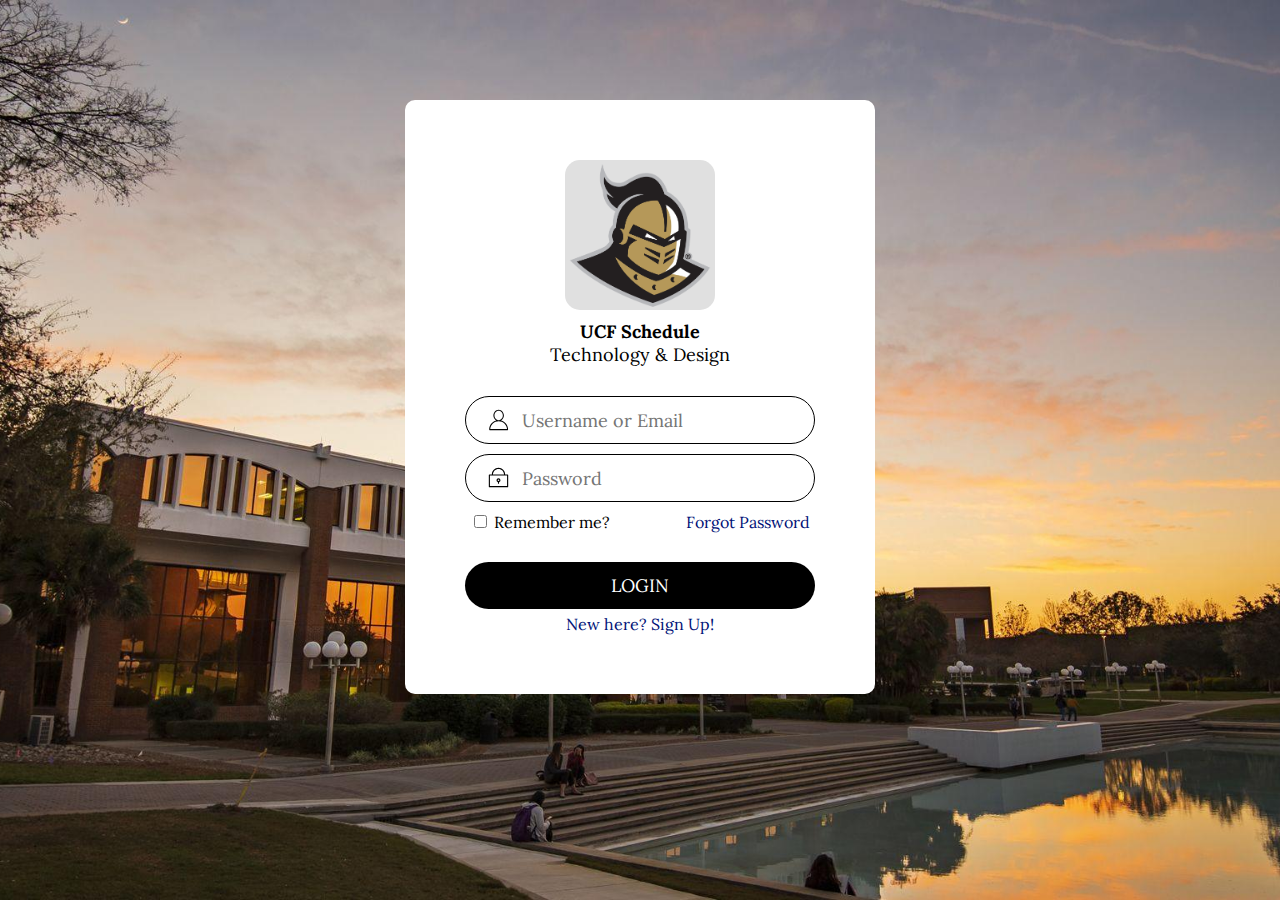
<file: index.html>
<html>
    <head>

        <link rel="preconnect" href="https://fonts.googleapis.com">
        <link rel="preconnect" href="https://fonts.gstatic.com" crossorigin>
        <link href="https://fonts.googleapis.com/css2?family=Lora:ital,wght@0,400..700;1,400..700&display=swap" rel="stylesheet">

        <link rel="stylesheet" href="style.css">
        <script type="text/javascript" src="Js/Code.js"></script>

    </head>
    <body>

        <div class="login-div">
            <div class="logo">
                <img src="Assets/aa89cd043b72209dd43c108c1d66afff.png" alt="knightslogo" width="" height="150"/>
            </div>

            <div class="title">UCF Schedule</div>
            <div class="subtitle">Technology & Design</div>

            <div class="form">

                <div class="username">
                    
                    <!--icon-->
                    <svg class="svg-icon" viewBox="0 0 20 20">
                        <path d="M12.075,10.812c1.358-0.853,2.242-2.507,2.242-4.037c0-2.181-1.795-4.618-4.198-4.618S5.921,4.594,5.921,6.775c0,1.53,0.884,3.185,2.242,4.037c-3.222,0.865-5.6,3.807-5.6,7.298c0,0.23,0.189,0.42,0.42,0.42h14.273c0.23,0,0.42-0.189,0.42-0.42C17.676,14.619,15.297,11.677,12.075,10.812 M6.761,6.775c0-2.162,1.773-3.778,3.358-3.778s3.359,1.616,3.359,3.778c0,2.162-1.774,3.778-3.359,3.778S6.761,8.937,6.761,6.775 M3.415,17.69c0.218-3.51,3.142-6.297,6.704-6.297c3.562,0,6.486,2.787,6.705,6.297H3.415z"></path>
                    </svg>

                    <input type="text" id="username" placeholder="Username or Email">
                </div>

                <div class="password">
                    
                    <!--icon-->
                    <svg class="svg-icon" viewBox="0 0 20 20">
                        <path d="M17.308,7.564h-1.993c0-2.929-2.385-5.314-5.314-5.314S4.686,4.635,4.686,7.564H2.693c-0.244,0-0.443,0.2-0.443,0.443v9.3c0,0.243,0.199,0.442,0.443,0.442h14.615c0.243,0,0.442-0.199,0.442-0.442v-9.3C17.75,7.764,17.551,7.564,17.308,7.564 M10,3.136c2.442,0,4.43,1.986,4.43,4.428H5.571C5.571,5.122,7.558,3.136,10,3.136 M16.865,16.864H3.136V8.45h13.729V16.864z M10,10.664c-0.854,0-1.55,0.696-1.55,1.551c0,0.699,0.467,1.292,1.107,1.485v0.95c0,0.243,0.2,0.442,0.443,0.442s0.443-0.199,0.443-0.442V13.7c0.64-0.193,1.106-0.786,1.106-1.485C11.55,11.36,10.854,10.664,10,10.664 M10,12.878c-0.366,0-0.664-0.298-0.664-0.663c0-0.366,0.298-0.665,0.664-0.665c0.365,0,0.664,0.299,0.664,0.665C10.664,12.58,10.365,12.878,10,12.878"></path>
                    </svg>

                    <input type="password" id="password" placeholder="Password">
                </div>

                <div class="options">
                    <div class="remember-me">
                        <input id="remember-me" type="checkbox">
                        <label for="remember-me">Remember me?</label>
                    </div>

                    <div class="forgot-password">
                        <a href="#">Forgot Password</a>

                    </div>

                </div>

                <button class="signinbtn" onclick="doLogin();">LOGIN</button>
                <div class="signup">
                    <a href="signup.html">New here? Sign Up!</a>
                </div>

            </div>

        </div>

    </body>
</html>
</file>
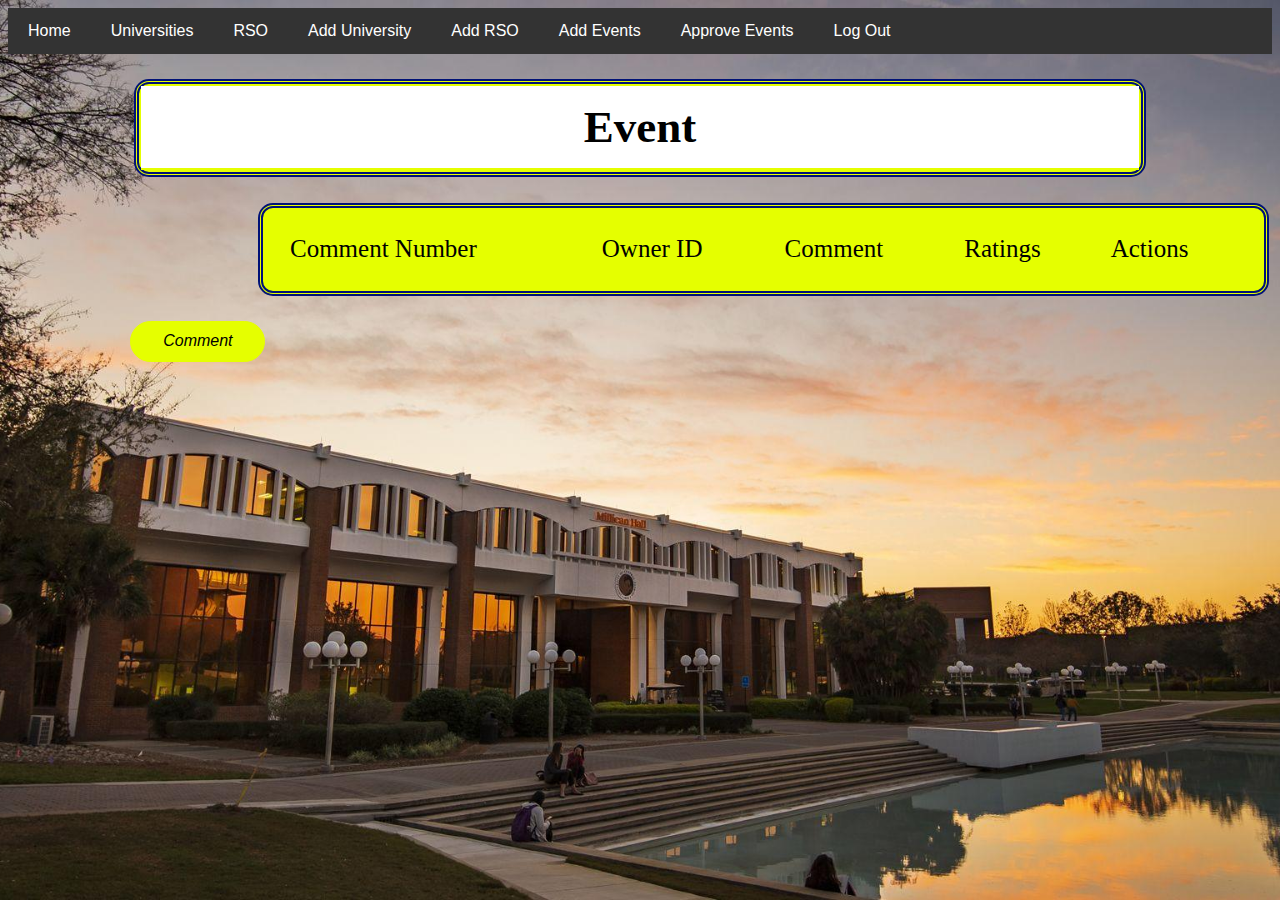
<file: eventView.html>
<html>
    <head>

        <style>
            .eventTable2 {
                width: 80%;
                margin-left: 250px;
                margin-right: 250px;
                background-color: rgb(229, 255, 0);
                border: rgb(0, 18, 119) 5px double;
                border-radius: 15px;
                font-size: 25px; /* Adjust the font size as needed */
                padding: 15px;
                
            }
            
            .eventTable2 th {
                text-align: center;
                font-size: 25px; /* Adjust the font size as needed */
                padding: 15px;
                background-color: white;
                width: 100%;
                border-bottom: solid rgb(229, 255, 0) 2px;
            }
            
            .eventTable2 td {
                border-bottom: solid rgb(229, 255, 0) 1px;
                text-align: left;
                padding: 10px;
                font-size: 25px; /* Adjust the font size as needed */
            }
             /* Add some basic styling to the navigation bar */
        .navbar {
            overflow: hidden;
            background-color: #333; /* Dark background color */
            font-family: Arial, sans-serif; /* Use a nice font */
        }

        .navbar a {
            float: left; /* Align links to the left side */
            display: block; /* Make links behave like block elements */
            color: white; /* White text color */
            text-align: center; /* Center the text inside links */
            padding: 14px 20px; /* Add some padding for a nice touch */
            text-decoration: none; /* No underline on links */
        }

        .navbar a:hover {
            background-color: #ddd; /* Change background on hover */
            color: black; /* Change text color on hover */
        }
        .eventTable {
            width: 100%;
            background-color: rgb(229, 255, 0);
            border: rgb(0, 18, 119) 5px double;
            border-radius: 15px;
            
        }
        
        .eventTable th {
            text-align: center;
            font-size: 5vh;
            padding: 15px;
            background-color: rgb(226, 253, 151);
            width: 100%;
            border-bottom: solid rgb(229, 255, 0) 2px;
        }
        
        .eventTable td {
            border-bottom: solid rgb(0, 0, 0) 1px;
            text-align: left;
            padding: 10px;
            font-size: 15px;
        }
        #tbodyevent
        {
            text-align: center;
            font-size: 5vh;
            padding: 15px;
            background-color: rgba(142, 170, 15, 0.705);
            width: 100%;
            border-bottom: solid rgb(229, 255, 0) 2px;
        }
        
        </style>
        <link rel="preconnect" href="https://fonts.googleapis.com">
        <link rel="preconnect" href="https://fonts.gstatic.com" crossorigin>
        <link
            href="https://fonts.googleapis.com/css2?family=Lora:ital,wght@0,400..700;1,400..700&display=swap"
            rel="stylesheet">
        <link rel="stylesheet" href="style2.css">
        <script type="text/javascript" src="Js/Code.js"></script>
        <script type="text/javascript">
            document.addEventListener('DOMContentLoaded', function () 
            {
                readCookie();
                Eventpage();
                Comments();
            }
            , false);
        </script>
    </head>
    <body>
        <!-- Change Page title depending on the event name!-->
        <title id="pageTitle">UCF Scheduler - </title>

        <nav class="navbar">
            <a href="/dsplamp/homepage.html">Home</a>
            <a href="/dsplamp/unipage.html">Universities</a>
            <a href="/dsplamp/rsopage.html">RSO</a>
            <a onclick="gotoUni();">Add University</a>
            <a onclick="gotoRso();">Add RSO</a>
            <a href="/dsplamp/AddEvent.html">Add Events</a>
            <a onclick="gotoApprove();">Approve Events</a>
            <a href="/dsplamp/index.html">Log Out</a>
        </nav>
        <div class="event">
            <table class="eventTable">
                <tr>
                    <th id="eventName">Event</th>
                </tr>
                <tbody id = "tbodyevent">
                    <!-- Rows will be added dynamically here -->
                </tbody>
            </table>
        </div>

        <!-- Comment Section-->

        <table class="eventTable2">
            <tr>
                <td>
                    Comment Number
                </td>
                <td>
                    Owner ID
                </td>
                <td>
                    Comment
                </td>
                <td>
                    Ratings
                </td>
                <td>
                    Actions
                </td>
            </tr>
            <tbody id = "comments">
                <!-- Rows will be added dynamically here -->
            </tbody>
        </table>

        <!-- Comment Section-->

        <div class="eventComments">

            <button id="addCommentButton"
                onclick="onAddComment()">Comment</button>

            <div id="addAComment">
                <div id="addCommentBox" class="addCommentBox">
                    <form id="addCommentForm">
                        <label>Rating</label>
                        <input required id="ratingInput" type="number" min="1" max="5">
                        <br>
                        <label>Comment</label>
                        <br>
                        <textarea required id="commentInput" type="text"
                            maxlength="250" placeholder="Comment"></textarea>

                        <button id="submitComment" type="submit"
                            onclick="addComment()">Add
                            Comment</button>
                    </form>
                </div>
            </div>
        </div>

        <div id="comments">

        </div>

    </body>
</html>

<script>

    function onAddComment(){
        let addComment =  document.getElementById("addAComment");
        let addButton = document.getElementById("addCommentButton");

        if(addComment.style.display = 'none'){
            addComment.style.display = 'block';
            addButton.style.display = 'none';
        }
        else{
            addComment.style.display = 'none';
            addButton.style.display = 'block';
        }
        return;
    }
</script>
</file>
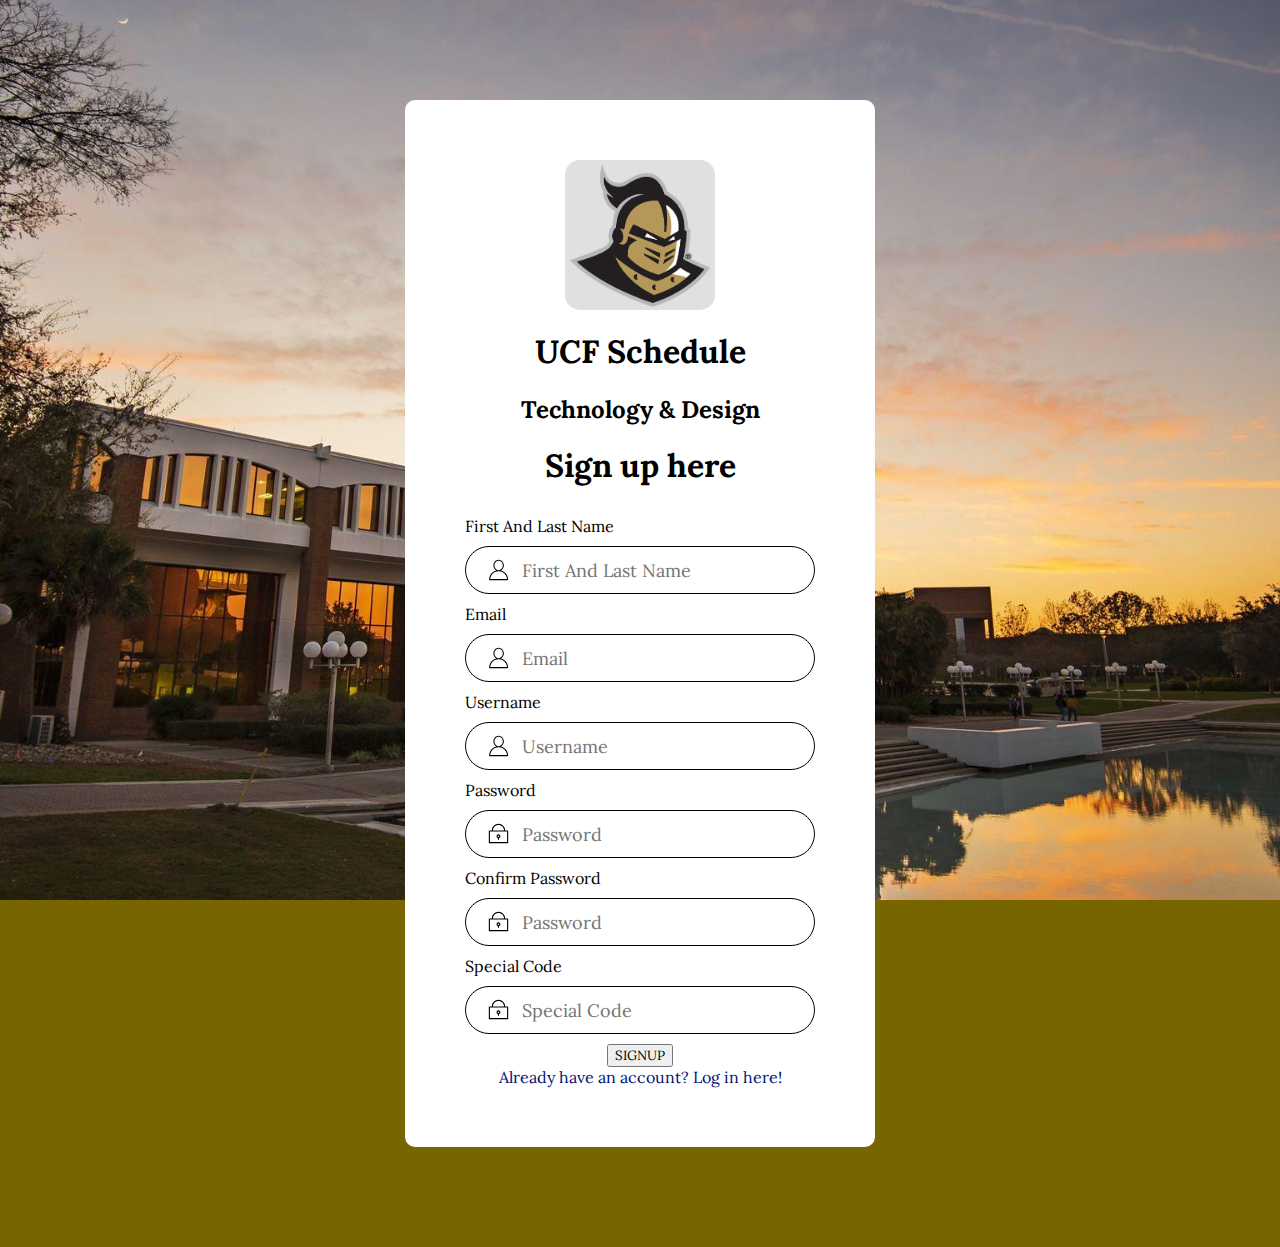
<file: signup.html>
<html>
    <head>

        <link rel="preconnect" href="https://fonts.googleapis.com">
        <link rel="preconnect" href="https://fonts.gstatic.com" crossorigin>
        <link
            href="https://fonts.googleapis.com/css2?family=Lora:ital,wght@0,400..700;1,400..700&display=swap"
            rel="stylesheet">

        <link rel="stylesheet" href="style.css">
        <script type="text/javascript" src="Js/Code.js"></script>
        <style>
            .signupButton {
                display: block;
                margin: 0 auto;
            }
        </style>

        <title>UCF Schedule - Sign up</title>

    </head>
    <body>

        <div class="login-div">
            <div class="logo">
                <img src="Assets/aa89cd043b72209dd43c108c1d66afff.png"
                    alt="knightslogo" width height="150" />
            </div>

            <h1 style = "text-align: center;">UCF Schedule</h1>
            <h2 style = "text-align: center">Technology & Design</h2>
            <h1 style = "text-align: center; margin-top: 4%;">Sign up here</h1>

            <div class="form">

                <div>

                    <label>First And Last Name</label>
                    <span class="username">
                        <!--icon-->
                        <svg class="svg-icon" viewBox="0 0 20 20">
                            <path
                                d="M12.075,10.812c1.358-0.853,2.242-2.507,2.242-4.037c0-2.181-1.795-4.618-4.198-4.618S5.921,4.594,5.921,6.775c0,1.53,0.884,3.185,2.242,4.037c-3.222,0.865-5.6,3.807-5.6,7.298c0,0.23,0.189,0.42,0.42,0.42h14.273c0.23,0,0.42-0.189,0.42-0.42C17.676,14.619,15.297,11.677,12.075,10.812 M6.761,6.775c0-2.162,1.773-3.778,3.358-3.778s3.359,1.616,3.359,3.778c0,2.162-1.774,3.778-3.359,3.778S6.761,8.937,6.761,6.775 M3.415,17.69c0.218-3.51,3.142-6.297,6.704-6.297c3.562,0,6.486,2.787,6.705,6.297H3.415z"></path>
                        </svg>
                        <input type="text" id="Name"
                            placeholder="First And Last Name">
                    </span>
                </div>

                <div class="email">

                    <label>Email</label>
                    <!--icon-->
                    <span class="username">
                        <svg class="svg-icon" viewBox="0 0 20 20">
                            <path
                                d="M12.075,10.812c1.358-0.853,2.242-2.507,2.242-4.037c0-2.181-1.795-4.618-4.198-4.618S5.921,4.594,5.921,6.775c0,1.53,0.884,3.185,2.242,4.037c-3.222,0.865-5.6,3.807-5.6,7.298c0,0.23,0.189,0.42,0.42,0.42h14.273c0.23,0,0.42-0.189,0.42-0.42C17.676,14.619,15.297,11.677,12.075,10.812 M6.761,6.775c0-2.162,1.773-3.778,3.358-3.778s3.359,1.616,3.359,3.778c0,2.162-1.774,3.778-3.359,3.778S6.761,8.937,6.761,6.775 M3.415,17.69c0.218-3.51,3.142-6.297,6.704-6.297c3.562,0,6.486,2.787,6.705,6.297H3.415z"></path>
                        </svg>
                        <input type="email" id="email" placeholder="Email">
                    </span>
                </div>

                <div class="login">

                    <label>Username</label>
                    <!--icon-->
                    <span class="username">
                        <svg class="svg-icon" viewBox="0 0 20 20">
                            <path
                                d="M12.075,10.812c1.358-0.853,2.242-2.507,2.242-4.037c0-2.181-1.795-4.618-4.198-4.618S5.921,4.594,5.921,6.775c0,1.53,0.884,3.185,2.242,4.037c-3.222,0.865-5.6,3.807-5.6,7.298c0,0.23,0.189,0.42,0.42,0.42h14.273c0.23,0,0.42-0.189,0.42-0.42C17.676,14.619,15.297,11.677,12.075,10.812 M6.761,6.775c0-2.162,1.773-3.778,3.358-3.778s3.359,1.616,3.359,3.778c0,2.162-1.774,3.778-3.359,3.778S6.761,8.937,6.761,6.775 M3.415,17.69c0.218-3.51,3.142-6.297,6.704-6.297c3.562,0,6.486,2.787,6.705,6.297H3.415z"></path>
                        </svg>
                        <input type="text" id="username" placeholder="Username">
                    </span>
                </div>

                <div>

                    <label>Password</label>
                    <span class="username">
                        <!--icon-->
                        <svg class="svg-icon" viewBox="0 0 20 20">
                            <path
                                d="M17.308,7.564h-1.993c0-2.929-2.385-5.314-5.314-5.314S4.686,4.635,4.686,7.564H2.693c-0.244,0-0.443,0.2-0.443,0.443v9.3c0,0.243,0.199,0.442,0.443,0.442h14.615c0.243,0,0.442-0.199,0.442-0.442v-9.3C17.75,7.764,17.551,7.564,17.308,7.564 M10,3.136c2.442,0,4.43,1.986,4.43,4.428H5.571C5.571,5.122,7.558,3.136,10,3.136 M16.865,16.864H3.136V8.45h13.729V16.864z M10,10.664c-0.854,0-1.55,0.696-1.55,1.551c0,0.699,0.467,1.292,1.107,1.485v0.95c0,0.243,0.2,0.442,0.443,0.442s0.443-0.199,0.443-0.442V13.7c0.64-0.193,1.106-0.786,1.106-1.485C11.55,11.36,10.854,10.664,10,10.664 M10,12.878c-0.366,0-0.664-0.298-0.664-0.663c0-0.366,0.298-0.665,0.664-0.665c0.365,0,0.664,0.299,0.664,0.665C10.664,12.58,10.365,12.878,10,12.878"></path>
                        </svg>
                        <input type="password" id="password"
                            placeholder="Password">
                    </span>
                </div>

                <div class="confirmPassword">

                    <label>Confirm Password</label>
                    <span class="username">
                        <!--icon-->
                        <svg class="svg-icon" viewBox="0 0 20 20">
                            <path
                                d="M17.308,7.564h-1.993c0-2.929-2.385-5.314-5.314-5.314S4.686,4.635,4.686,7.564H2.693c-0.244,0-0.443,0.2-0.443,0.443v9.3c0,0.243,0.199,0.442,0.443,0.442h14.615c0.243,0,0.442-0.199,0.442-0.442v-9.3C17.75,7.764,17.551,7.564,17.308,7.564 M10,3.136c2.442,0,4.43,1.986,4.43,4.428H5.571C5.571,5.122,7.558,3.136,10,3.136 M16.865,16.864H3.136V8.45h13.729V16.864z M10,10.664c-0.854,0-1.55,0.696-1.55,1.551c0,0.699,0.467,1.292,1.107,1.485v0.95c0,0.243,0.2,0.442,0.443,0.442s0.443-0.199,0.443-0.442V13.7c0.64-0.193,1.106-0.786,1.106-1.485C11.55,11.36,10.854,10.664,10,10.664 M10,12.878c-0.366,0-0.664-0.298-0.664-0.663c0-0.366,0.298-0.665,0.664-0.665c0.365,0,0.664,0.299,0.664,0.665C10.664,12.58,10.365,12.878,10,12.878"></path>
                        </svg>
                        <input type="password" id="confirmPassword"
                            placeholder="Password">
                    </span>
                </div>

                <div class="confirmPassword">

                    <label>Special Code</label>
                    <span class="username">
                        <!--icon-->
                        <svg class="svg-icon" viewBox="0 0 20 20">
                            <path
                                d="M17.308,7.564h-1.993c0-2.929-2.385-5.314-5.314-5.314S4.686,4.635,4.686,7.564H2.693c-0.244,0-0.443,0.2-0.443,0.443v9.3c0,0.243,0.199,0.442,0.443,0.442h14.615c0.243,0,0.442-0.199,0.442-0.442v-9.3C17.75,7.764,17.551,7.564,17.308,7.564 M10,3.136c2.442,0,4.43,1.986,4.43,4.428H5.571C5.571,5.122,7.558,3.136,10,3.136 M16.865,16.864H3.136V8.45h13.729V16.864z M10,10.664c-0.854,0-1.55,0.696-1.55,1.551c0,0.699,0.467,1.292,1.107,1.485v0.95c0,0.243,0.2,0.442,0.443,0.442s0.443-0.199,0.443-0.442V13.7c0.64-0.193,1.106-0.786,1.106-1.485C11.55,11.36,10.854,10.664,10,10.664 M10,12.878c-0.366,0-0.664-0.298-0.664-0.663c0-0.366,0.298-0.665,0.664-0.665c0.365,0,0.664,0.299,0.664,0.665C10.664,12.58,10.365,12.878,10,12.878"></path>
                        </svg>
                        <input type="password" id="codeLevel"
                            placeholder="Special Code">
                    </span>
                </div>

                <button class="signupButton" 
                    onclick="doSignUp();">SIGNUP</button>
                <div style="text-align: center">
                    <a href="index.html">Already have an account? Log in here!</a>
                </div>

            </div>

        </div>

    </body>
</html>
</file>
<file: style.css>
* {
    font-family: "Lora", serif;
}

body{
    background-color:rgb(119, 101, 0);
    background-image: url(Assets/3615704.jpg);
    background-repeat: no-repeat;
    background-position: center;
    background-attachment: fixed;
    background-size: cover;
}

.login-div{
    margin:100px auto;
    width: 350px;
    border-radius: 10px;
    background-color: rgb(255, 255, 255);
    padding: 60px;
}

.logo{
    background-color: rgb(224, 224, 224);
    width: 150px;
    height: 150px;
    border-radius: 10%;
    margin:0 auto;
    margin-bottom: 10px;
}

.logo img{
    display: block;
    margin-left: auto;
    margin-right: auto;
    width: 150px;
    margin-bottom: auto;
}

/*.logo img{
    position:absolute;
    top: 15%;
    right: 43%;
}*/

.title, .subtitle{
    text-align: center;
    color: rgb(0, 0, 0);
}

.title{
    font-weight: bolder;
    font-size: 18px;
}

.subtitle{
    font-size: 18px;
}

.form{
    width: 100%;
    margin-top: 30px;
}

.form input{
    font-size: 18px;
    padding: 10px, 20px, 10px, 5px;
    border: none;
    outline: none;
    background: none;
}

.username, .password{
    display: block;
    border-radius: 30px;
    border: 1px solid black;
    padding: 10px;
    margin: 10px 0;
}

.form svg{
    height: 25px;
    margin-bottom: -5px;
    margin-left: 10px;
    margin-right: 5px;
}

.options{
    display: flex;
    flex-direction: row;
    justify-content: space-between;
    padding: 0px 5px;
    margin-bottom: 30px;
}

button.signinbtn{
    width: 100%;
    padding: 12px 10px;
    border: none;
    font-size: 18px;
    border-radius: 30px;
    background-color: rgb(0, 0, 0);
    color: white;
    margin-bottom: 5px;
}

.signup{
    text-align: center;
}

a{
    text-decoration: none;
    color: rgb(0, 18, 119);
}



.event {
    padding: 2% 10%;
}

.eventTable {
    width: 100%;
    background-color: rgb(0, 18, 119);
    border: rgb(0, 18, 119) 5px double;
    border-radius: 15px;
}

.eventTable th {
    text-align: center;
    font-size: 5vh;
    padding: 15px;
    background-color: white;
    width: 100%;
    border-bottom: solid rgb(0, 18, 119) 2px;
}

.eventTable td {
    border-bottom: solid rgb(0, 18, 119) 1px;
    text-align: left;
    padding: 10px;
    font-size: 3vh;
}

.description {
    text-align: left;
    padding-inline: 2%;
    margin: 0px 20%;
    border: rgb(0, 18, 119) 5px double;
    border-radius: 15px;
    background-color: white;
}

#eventDescription {
    font-size: large;
}

.eventComments {
    padding: 2% 8%;
}

#header {
    background-color: white;
    width: fit-content;
    padding: 1% 5%;
    margin-inline: 10%;
    font-size: xx-large;
    text-align: left;
    font-style: italic oblique;
    border-radius: 50px;
}

.commentBox {
    border: solid rgb(0, 18, 119) 1px;
    border-radius: 30px;
    padding: 1%;
    width: 550px;
    margin-inline: 10%;
    background: white;
}

.commentBox .commentSubtitle {
    font-size: medium;
    margin: 1%;
}

.commentBox .commentText {
    font-size: larger;
}

#rating {
    text-align: right;
}

.column {
    float: left;
    width: 50%;
}

/* Clear floats after the columns */
.row:after {
    content: "";
    display: table;
    clear: both;
}

#addCommentButton {
    margin-inline: 2%;
    padding: 1% 3%;
    border: rgb(0, 18, 119) solid 1px;
    border-radius: 25px;
    font-size: medium;
    background-color: rgb(0, 18, 119);
    font-style: italic;
}


#addCommentButton:hover {
    background-color: rgb(0, 18, 119);
    color: white;
    cursor: pointer;
}

#addAComment{
    display: none;
}


.addCommentBox {
    border: rgb(0, 18, 119) 1px solid;
    border-radius: 25px;
    margin-inline: 10%;
    padding: 2%;
    margin-top: 15px;
    background-color: white;
    font-size: large;
}

#commentInput {
    width: 100%;
    margin: 5px;
    font-size: large;
    padding: 2%;
}

#ratingInput{
    width: 15%;
    margin-inline: 5px;
    padding: 1%;
}

#submitComment{
    margin-top: 2%;
    padding: 1% 3%;
    border: rgb(0, 18, 119) solid 1px;
    border-radius: 25px;
    font-size: medium;
    background-color: goldenrod;
    font-style: italic;
}

#submitComment:hover{
    cursor: pointer;
    background-color: rgb(0, 18, 119);
    color: white;
}
</file>
<file: style2.css>
body {
    background-color: rgb(119, 101, 0);
    background-image: url(Assets/3615704.jpg);
    background-repeat: no-repeat;
    background-position: center;
    background-attachment: fixed;
    background-size: cover;
}



.event {
    padding: 2% 10%;
}

.eventTable {
    width: 100%;
    background-color: rgb(229, 255, 0);
    border: rgb(0, 18, 119) 5px double;
    border-radius: 15px;
    
}

.eventTable th {
    text-align: center;
    font-size: 5vh;
    padding: 15px;
    background-color: white;
    width: 100%;
    border-bottom: solid rgb(229, 255, 0) 2px;
}

.eventTable td {
    border-bottom: solid rgb(229, 255, 0) 1px;
    text-align: left;
    padding: 10px;
    font-size: 15px;
}

.description {
    text-align: left;
    padding-inline: 2%;
    margin: 0px 20%;
    border: rgb(229, 255, 0) 5px double;
    border-radius: 15px;
    background-color: white;
}

#eventDescription {
    font-size: large;
}

.eventComments {
    padding: 2% 8%;
}

#header {
    background-color: white;
    width: fit-content;
    padding: 1% 5%;
    margin-inline: 10%;
    font-size: xx-large;
    text-align: left;
    font-style: italic oblique;
    border-radius: 50px;
}

.commentBox {
    border: solid rgb(229, 255, 0) 1px;
    border-radius: 30px;
    padding: 1%;
    width: 550px;
    margin-inline: 10%;
    background: white;
}

.commentBox .commentSubtitle {
    font-size: medium;
    margin: 1%;
}

.commentBox .commentText {
    font-size: larger;
}

#rating {
    text-align: right;
}

.column {
    float: left;
    width: 50%;
}

/* Clear floats after the columns */
.row:after {
    content: "";
    display: table;
    clear: both;
}

#addCommentButton {
    margin-inline: 2%;
    padding: 1% 3%;
    border: rgb(229, 255, 0) solid 1px;
    border-radius: 25px;
    font-size: medium;
    background-color: rgb(229, 255, 0);
    font-style: italic;
}


#addCommentButton:hover {
    background-color: rgb(229, 255, 0);
    color: white;
    cursor: pointer;
}

#addAComment{
    display: none;
}


.addCommentBox {
    border: rgb(229, 255, 0) 1px solid;
    border-radius: 25px;
    margin-inline: 10%;
    padding: 2%;
    margin-top: 15px;
    background-color: white;
    font-size: large;
}

#commentInput {
    width: 100%;
    margin: 5px;
    font-size: large;
    padding: 2%;
}

#ratingInput{
    width: 15%;
    margin-inline: 5px;
    padding: 1%;
}

#submitComment{
    margin-top: 2%;
    padding: 1% 3%;
    border: rgb(229, 255, 0) solid 1px;
    border-radius: 25px;
    font-size: medium;
    background-color: goldenrod;
    font-style: italic;
}

#submitComment:hover{
    cursor: pointer;
    background-color: rgb(229, 255, 0);
    color: white;
}
</file>
